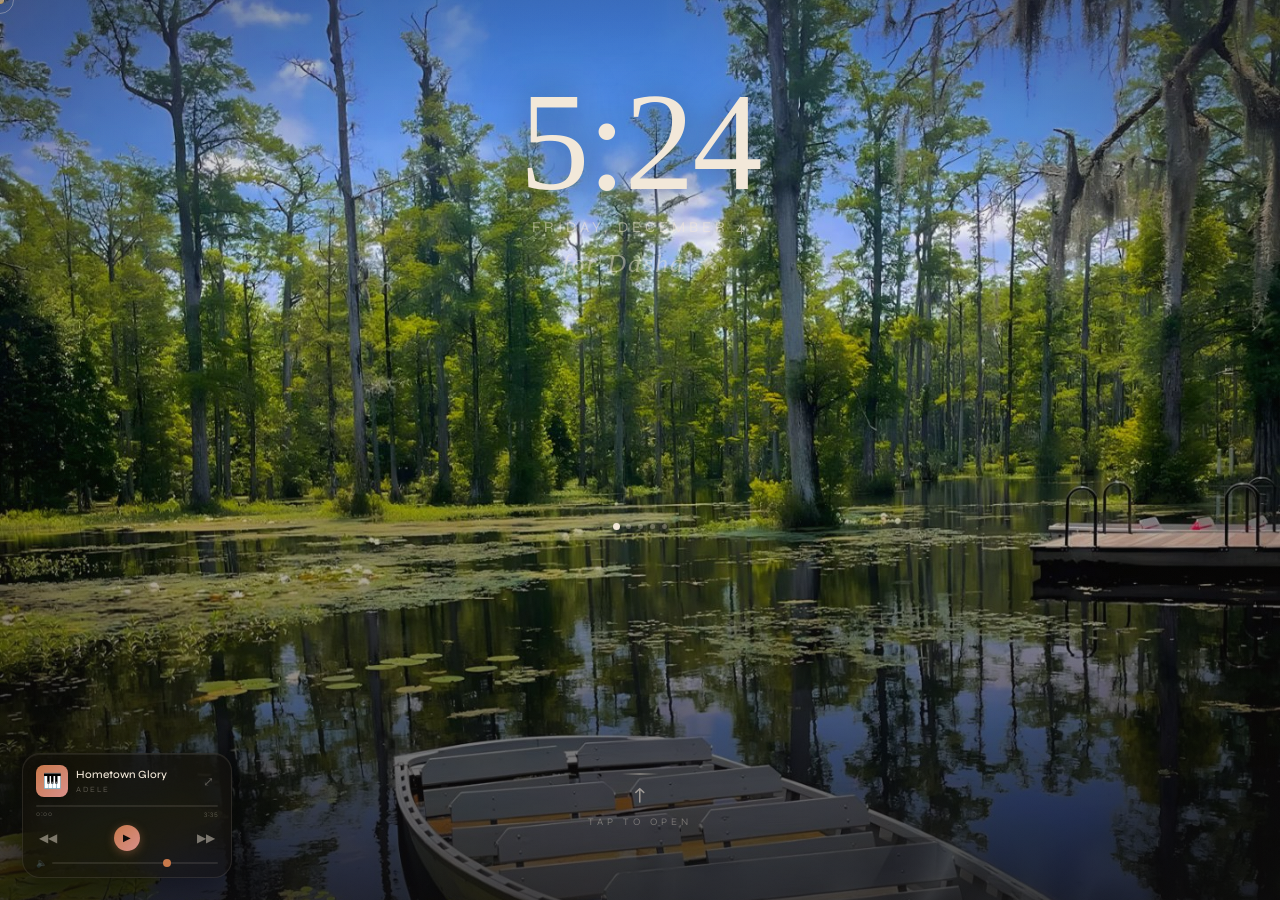
<file: dasha/index.html>
<!DOCTYPE html>
<html lang="en">
<head>
  <meta charset="UTF-8" />
  <meta name="viewport" content="width=device-width, initial-scale=1.0" />
  <title>For D ✦</title>
  <link rel="preconnect" href="https://fonts.googleapis.com" />
  <link rel="preconnect" href="https://fonts.gstatic.com" crossorigin />
  <link href="https://fonts.googleapis.com/css2?family=Cormorant+Garant:ital,wght@0,300;0,600;0,700;1,300;1,600;1,700&family=Syne:wght@400;500;700&display=swap" rel="stylesheet" />
  <link rel="stylesheet" href="style.css" />

  <!-- Favicon -->
  <link rel="icon" href="data:image/svg+xml,<svg xmlns='http://www.w3.org/2000/svg' viewBox='0 0 100 100'><text y='.9em' font-size='90'>✦</text></svg>" />

  <!-- Preload ALL lock screen images so they're ready before the slideshow hits them -->
  <link rel="preload" as="image" href="Images2/dasha10.jpg" fetchpriority="high" />
  <link rel="preload" as="image" href="Images2/dasha11.jpg" fetchpriority="high" />
  <link rel="preload" as="image" href="Images2/dasha30.jpg" fetchpriority="high" />
  <link rel="preload" as="image" href="Images2/GPJK.jpg"   fetchpriority="high" />
  <link rel="preload" as="image" href="Images2/dasha9.jpg" />
</head>
<body>

  <!-- Custom cursor -->
  <div id="cur"></div>
  <div id="cur-ring"></div>

  <!-- Aurora background canvas -->
  <canvas id="aurora"></canvas>

  <!-- Falling petals layer -->
  <div id="petals"></div>

  <!-- ═══════════════════════════════════════
       LOCK SCREEN
  ═══════════════════════════════════════ -->
  <div id="lock">
    <div id="lock-slides">
      <div class="ls on"><img src="Images2/dasha10.jpg"  alt="" loading="eager" fetchpriority="high" /></div>
      <div class="ls"><img src="Images2/dasha11.jpg"     alt="" loading="eager" fetchpriority="high" /></div>
      <div class="ls"><img src="Images2/dasha30.jpg"     alt="" loading="eager" fetchpriority="high" /></div>
      <div class="ls"><img src="Images2/GPJK.jpg"       alt="" loading="eager" fetchpriority="high" /></div>
      <div class="ls"><img src="Images2/dasha9.jpg"    alt="" loading="eager" /></div>
    </div>

    <div id="lock-ui">
      <div class="lock-top">
        <div class="lock-time" id="lock-time">12:00</div>
        <div class="lock-date" id="lock-date">Monday, January 1</div>
        <div class="lock-name" id="lock-name">for D ✦</div>
      </div>

      <div class="lock-dots" id="lock-dots"></div>

      <div class="swipe-hint" id="swipe-hint">
        <div class="swipe-line"></div>
        <div class="swipe-arrow">↑</div>
        <div class="swipe-text">tap to open</div>
      </div>
    </div>
  </div>

  <!-- Back to lock button (visible on main page) -->
  <button id="back-btn">← lock screen</button>

  <!-- ═══════════════════════════════════════
       MAIN PAGE
  ═══════════════════════════════════════ -->
  <div id="main">

    <!-- Top image slider -->
    <div id="top-slider">
      <div class="ts on"><img src="Images2/dasha1.jpg" alt="" loading="lazy" /></div>
      <div class="ts"><img src="Images2/dasha2.jpg" alt="" loading="lazy" /></div>
      <div class="ts"><img src="Images2/dasha3.jpg" alt="" loading="lazy" /></div>
      <div class="ts"><img src="Images2/dasha4.jpg" alt="" loading="lazy" /></div>
      <div class="ts"><img src="Images2/dasha5.jpg" alt="" loading="lazy" /></div>
      <button class="ts-arrow" id="ts-prev" aria-label="Previous image">&#8249;</button>
      <button class="ts-arrow" id="ts-next" aria-label="Next image">&#8250;</button>
      <div id="ts-dots"></div>
      <div class="ts-label">✦ Trees2b</div>
    </div>

    <div id="page-body">

      <!-- Hero name -->
      <div class="hero">
        <p class="hero-eyebrow">✦ counting down to</p>
        <div class="hero-name">
          <span id="hero-name-text">Dasha</span>
          <span class="hero-name-grad" id="hero-name-grad">Dasha</span>
        </div>
      </div>

      <!-- Countdown + vertical photo strip -->
      <div class="cd-section">

        <!-- Countdown -->
        <div class="cd-wrap">
          <p class="cd-eyebrow">days &nbsp;·&nbsp; hours &nbsp;·&nbsp; minutes &nbsp;·&nbsp; seconds</p>
          <div class="cd-row">

            <div class="cd-block" id="cdb-d">
              <div class="cd-tooltip" id="tip-d">😴 sleeps</div>
              <div class="cd-num" id="cd-d">00</div>
              <div class="cd-unit">days</div>
            </div>

            <div class="cd-sep">:</div>

            <div class="cd-block" id="cdb-h">
              <div class="cd-tooltip" id="tip-h">☕ coffees</div>
              <div class="cd-num" id="cd-h">00</div>
              <div class="cd-unit">hrs</div>
            </div>

            <div class="cd-sep">:</div>

            <div class="cd-block" id="cdb-m">
              <div class="cd-tooltip" id="tip-m">💓 heartbeats</div>
              <div class="cd-num" id="cd-m">00</div>
              <div class="cd-unit">min</div>
            </div>

            <div class="cd-sep">:</div>

            <div class="cd-block" id="cdb-s">
              <div class="cd-tooltip" id="tip-s">👁 blinks</div>
              <div class="cd-num" id="cd-s">00</div>
              <div class="cd-unit">sec</div>
            </div>

          </div>

          <!-- Heartbeat EKG -->
          <canvas id="heartbeat" class="heartbeat-canvas"></canvas>

        </div>

      </div>

      <div class="divider"></div>

    </div>
  </div>

  <!-- ═══════════════════════════════════════
       GLASS MUSIC PLAYER (bottom-left)
  ═══════════════════════════════════════ -->
  <div id="player">
    <div class="pl-track">
      <div class="pl-art" id="pl-art">🎵</div>
      <div class="pl-info">
        <div class="pl-title"  id="pl-title">Golden Hour</div>
        <div class="pl-artist" id="pl-artist">Lo-fi Chill</div>
      </div>
      <button class="pl-expand" id="btn-expand" aria-label="Full screen player">⤢</button>
    </div>
    <div class="pl-progress" id="pl-progress">
      <div class="pl-bar" id="pl-bar"></div>
    </div>
    <div class="pl-times">
      <span class="pl-time" id="pl-cur">0:00</span>
      <span class="pl-time" id="pl-dur">0:00</span>
    </div>
    <div class="pl-controls">
      <button class="pl-btn" id="btn-prev" aria-label="Previous">&#9664;&#9664;</button>
      <button class="pl-btn play" id="btn-play" aria-label="Play/Pause">&#9654;</button>
      <button class="pl-btn" id="btn-next" aria-label="Next">&#9654;&#9654;</button>
    </div>
    <div class="pl-vol">
      <span class="pl-vol-icon">🔈</span>
      <input class="pl-vol-slider" type="range" min="0" max="1" step="0.01" value="0.7" id="vol-slider" aria-label="Volume" />
    </div>
  </div>

  <!-- ═══════════════════════════════════════
       FULLSCREEN MUSIC PLAYER
  ═══════════════════════════════════════ -->
  <div id="player-fs" aria-label="Fullscreen music player">
    <div class="fs-bg" id="fs-bg"></div>
    <div class="fs-inner">
      <button class="fs-shrink" id="btn-shrink" aria-label="Minimise player">⌃ minimise</button>

      <div class="fs-disc" id="fs-disc">🎵</div>

      <div class="fs-meta">
        <div class="fs-title"  id="fs-title">Golden Hour</div>
        <div class="fs-artist" id="fs-artist">Lo-fi Chill</div>
      </div>

      <div class="fs-progress-wrap">
        <div class="fs-progress" id="fs-progress">
          <div class="fs-bar" id="fs-bar"></div>
        </div>
        <div class="fs-times">
          <span id="fs-cur">0:00</span>
          <span id="fs-dur">0:00</span>
        </div>
      </div>

      <div class="fs-controls">
        <button class="fs-btn" id="fs-prev" aria-label="Previous">&#9664;&#9664;</button>
        <button class="fs-btn fs-play" id="fs-play" aria-label="Play/Pause">&#9654;</button>
        <button class="fs-btn" id="fs-next" aria-label="Next">&#9654;&#9654;</button>
      </div>

      <div class="fs-vol">
        <span class="fs-vol-icon">🔈</span>
        <input class="fs-vol-slider" type="range" min="0" max="1" step="0.01" value="0.7" id="fs-vol-slider" aria-label="Volume" />
        <span class="fs-vol-icon">🔊</span>
      </div>
    </div>
  </div>

  <!-- Toast notification -->
  <div id="toast" role="status" aria-live="polite"></div>

  <!-- ═══════════════════════════════════════
       BIRTHDAY CELEBRATION OVERLAY
  ═══════════════════════════════════════ -->
  <div id="celeb" role="dialog" aria-label="Birthday celebration">
    <canvas id="celeb-cv"></canvas>
    <div class="celeb-inner">
      <span class="celeb-tag">✦ the moment is finally here ✦</span>
      <span class="celeb-name" id="celeb-name">Dasha</span>
      <span class="celeb-sub">Happy Birthday</span>

      <!-- Happy Birthday Dasha ticker -->
      <div class="orbit-belt">
        <div class="orbit-track">
          <span class="orbit-item">Happy Birthday Dasha</span><span class="orbit-sep">✦</span>
          <span class="orbit-item">Happy Birthday Dasha</span><span class="orbit-sep">✦</span>
          <span class="orbit-item">Happy Birthday Dasha</span><span class="orbit-sep">✦</span>
          <span class="orbit-item">Happy Birthday Dasha</span><span class="orbit-sep">✦</span>
          <span class="orbit-item">Happy Birthday Dasha</span><span class="orbit-sep">✦</span>
          <span class="orbit-item">Happy Birthday Dasha</span><span class="orbit-sep">✦</span>
          <!-- duplicate -->
          <span class="orbit-item">Happy Birthday Dasha</span><span class="orbit-sep">✦</span>
          <span class="orbit-item">Happy Birthday Dasha</span><span class="orbit-sep">✦</span>
          <span class="orbit-item">Happy Birthday Dasha</span><span class="orbit-sep">✦</span>
          <span class="orbit-item">Happy Birthday Dasha</span><span class="orbit-sep">✦</span>
          <span class="orbit-item">Happy Birthday Dasha</span><span class="orbit-sep">✦</span>
          <span class="orbit-item">Happy Birthday Dasha</span><span class="orbit-sep">✦</span>
        </div>
      </div>

      <!-- Image slider -->
      <div class="ad-strip-wrap">
        <div class="ad-strip">
          <div class="ad-track" id="celeb-ad-track">
            <div class="ad-img"><img src="Images2/dasha1.jpg" alt="" loading="lazy"></div>
            <div class="ad-img"><img src="Images2/dasha2.jpg" alt="" loading="lazy"></div>
            <div class="ad-img"><img src="Images2/dasha3.jpg" alt="" loading="lazy"></div>
            <div class="ad-img"><img src="Images2/dasha4.jpg" alt="" loading="lazy"></div>
            <div class="ad-img"><img src="Images2/dasha1.jpg" alt="" loading="lazy"></div>
            <div class="ad-img"><img src="Images2/dasha2.jpg" alt="" loading="lazy"></div>
            <div class="ad-img"><img src="Images2/dasha3.jpg" alt="" loading="lazy"></div>
            <div class="ad-img"><img src="Images2/dasha4.jpg" alt="" loading="lazy"></div>
          </div>
        </div>
      </div>

      <div class="celeb-hb-msg">Happy Birthday, D 🎂</div>

      <div class="celeb-now-playing">
        <div class="cnp-dot"></div>
        <span class="cnp-text">now playing</span>
        <span class="cnp-song">Happy Birthday — Mike Tyson</span>
      </div>
      <br />
      <button class="celeb-close" id="btn-close-celeb">thank you ✦</button>
    </div>
  </div>

  <!-- app.js — YouTube iframe is injected dynamically at celebration time -->
  <script src="app.js"></script>


  <!-- Default Statcounter code for Trees2b http://Trees2b.shop -->
<script type="text/javascript">
var sc_project=13213374; 
var sc_invisible=1; 
var sc_security="ae0d0577"; 
</script>
<script type="text/javascript"
src="https://www.statcounter.com/counter/counter.js" async></script>
<noscript><div class="statcounter"><a title="Web Analytics"
href="https://statcounter.com/" target="_blank"><img class="statcounter"
src="https://c.statcounter.com/13213374/0/ae0d0577/1/" alt="Web Analytics"
referrerPolicy="no-referrer-when-downgrade"></a></div></noscript>
<!-- End of Statcounter Code -->

</body>
</html>
</file>
<file: dasha/style.css>
/* ═══════════════════════════════════════════════════
   RESET & CUSTOM PROPERTIES
═══════════════════════════════════════════════════ */
*, *::before, *::after {
  margin: 0;
  padding: 0;
  box-sizing: border-box;
}

:root {
  --bg:     #0c0a09;
  --cream:  #f2e8d9;
  --terra:  #c8784a;
  --blush:  #d98f8a;
  --sage:   #7a9e8e;
  --dim:    rgba(242, 232, 217, 0.4);
}

html, body {
  width: 100%;
  height: 100%;
  overflow: hidden;
}

body {
  background: var(--bg);
  color: var(--cream);
  font-family: 'Syne', sans-serif;
  cursor: none;
}

/* Film grain overlay */
body::before {
  content: '';
  position: fixed;
  inset: 0;
  pointer-events: none;
  z-index: 9994;
  background-image: url("data:image/svg+xml,%3Csvg xmlns='http://www.w3.org/2000/svg' width='300' height='300'%3E%3Cfilter id='g'%3E%3CfeTurbulence type='fractalNoise' baseFrequency='0.75' numOctaves='4' stitchTiles='stitch'/%3E%3C/filter%3E%3Crect width='300' height='300' filter='url(%23g)' opacity='0.035'/%3E%3C/svg%3E");
  background-size: 200px 200px;
  opacity: 0.55;
  mix-blend-mode: overlay;
}

/* ═══════════════════════════════════════════════════
   CURSOR
═══════════════════════════════════════════════════ */
#cur {
  position: fixed;
  width: 8px;
  height: 8px;
  background: var(--cream);
  border-radius: 50%;
  transform: translate(-50%, -50%);
  z-index: 9999;
  pointer-events: none;
  mix-blend-mode: difference;
  transition: transform 0.15s;
}

#cur-ring {
  position: fixed;
  width: 28px;
  height: 28px;
  border: 1px solid rgba(242, 232, 217, 0.35);
  border-radius: 50%;
  transform: translate(-50%, -50%);
  z-index: 9998;
  pointer-events: none;
  transition: left 0.12s ease, top 0.12s ease, width 0.25s, height 0.25s;
}

/* ═══════════════════════════════════════════════════
   AURORA CANVAS
═══════════════════════════════════════════════════ */
#aurora {
  position: fixed;
  inset: 0;
  z-index: 0;
  pointer-events: none;
}

/* ═══════════════════════════════════════════════════
   LOCK SCREEN
═══════════════════════════════════════════════════ */
#lock {
  position: fixed;
  inset: 0;
  z-index: 300;
  display: flex;
  flex-direction: column;
  transform: translateY(0);
  transition: transform 0.85s cubic-bezier(0.4, 0, 0.2, 1);
  will-change: transform;
  overflow: hidden;
}

#lock.away {
  transform: translateY(-100%);
}

/* Lock slideshow */
#lock-slides {
  position: absolute;
  inset: 0;
}

.ls {
  position: absolute;
  inset: 0;
  opacity: 0;
  transition: opacity 1.2s ease;
  background: #1a1208; /* fallback if image fails */
}

.ls.on {
  opacity: 1;
}

.ls img {
  width: 100%;
  height: 100%;
  object-fit: cover;
  object-position: center 30%;
  display: block;
}

/* Vignette over lock slides */
.ls::after {
  content: '';
  position: absolute;
  inset: 0;
  background:
    linear-gradient(to bottom, rgba(12,10,9,0.15) 0%, rgba(12,10,9,0) 35%, rgba(12,10,9,0.72) 100%),
    radial-gradient(ellipse at center, transparent 55%, rgba(12,10,9,0.4) 100%);
}

/* Lock UI overlay */
#lock-ui {
  position: relative;
  z-index: 2;
  height: 100%;
  display: flex;
  flex-direction: column;
  align-items: center;
  justify-content: space-between;
  padding: clamp(40px, 8vh, 80px) 24px clamp(50px, 8vh, 80px);
  pointer-events: none;
}

.lock-top { text-align: center; }

.lock-time {
  font-family: 'Cormorant Garant', serif;
  font-weight: 300;
  font-size: clamp(72px, 18vw, 140px);
  line-height: 1;
  color: var(--cream);
  letter-spacing: -2px;
  text-shadow: 0 2px 40px rgba(12,10,9,0.6);
}

.lock-date {
  font-size: clamp(11px, 2vw, 15px);
  letter-spacing: 4px;
  text-transform: uppercase;
  color: rgba(242,232,217,0.55);
  margin-top: 6px;
}

.lock-name {
  font-family: 'Cormorant Garant', serif;
  font-style: italic;
  font-size: clamp(17px, 3.5vw, 26px);
  color: rgba(242,232,217,0.45);
  margin-top: 12px;
  letter-spacing: 2px;
}

/* Slide dots */
.lock-dots {
  display: flex;
  gap: 7px;
  justify-content: center;
}

.ldot {
  width: 5px;
  height: 5px;
  border-radius: 50%;
  background: rgba(242,232,217,0.3);
  transition: background 0.4s, transform 0.4s;
}

.ldot.on {
  background: var(--cream);
  transform: scale(1.4);
}

/* Swipe-up hint */
.swipe-hint {
  display: flex;
  flex-direction: column;
  align-items: center;
  gap: 8px;
  animation: hintPulse 2s ease-in-out infinite;
  pointer-events: all;
  cursor: pointer;
  user-select: none;
}

@keyframes hintPulse {
  0%, 100% { opacity: 0.5; transform: translateY(0); }
  50%       { opacity: 1;   transform: translateY(-6px); }
}

.swipe-arrow { font-size: 20px; color: rgba(242,232,217,0.55); }
.swipe-text  { font-size: 10px; letter-spacing: 4px; text-transform: uppercase; color: rgba(242,232,217,0.35); }
.swipe-line  { width: 36px; height: 2px; background: linear-gradient(90deg, transparent, rgba(242,232,217,0.35), transparent); }

/* Back to lock button */
#back-btn {
  position: fixed;
  top: 18px;
  right: 18px;
  z-index: 200;
  background: rgba(18,14,11,0.5);
  backdrop-filter: blur(16px);
  -webkit-backdrop-filter: blur(16px);
  border: 1px solid rgba(242,232,217,0.1);
  color: rgba(242,232,217,0.45);
  font-family: 'Syne', sans-serif;
  font-size: 9px;
  letter-spacing: 3px;
  text-transform: uppercase;
  padding: 9px 16px;
  border-radius: 50px;
  cursor: pointer;
  transition: all 0.3s;
  opacity: 0;
  pointer-events: none;
}

#back-btn.show {
  opacity: 1;
  pointer-events: all;
}

#back-btn:hover {
  background: rgba(242,232,217,0.08);
  color: var(--cream);
}

/* ═══════════════════════════════════════════════════
   MAIN PAGE
═══════════════════════════════════════════════════ */
#main {
  position: fixed;
  inset: 0;
  z-index: 10;
  overflow: hidden;
  -webkit-overflow-scrolling: touch;
}

/* ── Top Image Slider ── */
#top-slider {
  width: 100%;
  height: clamp(220px, 40vh, 360px);
  position: relative;
  overflow: hidden;
}

.ts {
  position: absolute;
  inset: 0;
  opacity: 0;
  transition: opacity 1s ease;
  background: #1a1208;
}

.ts.on { opacity: 1; }

.ts img {
  width: 100%;
  height: 100%;
  object-fit: cover;
  object-position: center 35%; /* 25% down from the top */
  display: block;
}

.ts::after {
  content: '';
  position: absolute;
  inset: 0;
  background: linear-gradient(to bottom, rgba(12,10,9,0.1) 0%, rgba(12,10,9,0.55) 100%);
}

/* Slider arrows */
.ts-arrow {
  position: absolute;
  top: 50%;
  z-index: 10;
  transform: translateY(-50%);
  background: rgba(12,10,9,0.45);
  backdrop-filter: blur(10px);
  -webkit-backdrop-filter: blur(10px);
  border: 1px solid rgba(242,232,217,0.12);
  color: rgba(242,232,217,0.6);
  width: 34px;
  height: 34px;
  border-radius: 50%;
  font-size: 14px;
  display: flex;
  align-items: center;
  justify-content: center;
  cursor: pointer;
  transition: all 0.25s;
}

.ts-arrow:hover {
  background: rgba(242,232,217,0.1);
  color: var(--cream);
}

#ts-prev { left: 14px; }
#ts-next { right: 14px; }

#ts-dots {
  position: absolute;
  bottom: 14px;
  left: 50%;
  transform: translateX(-50%);
  display: flex;
  gap: 6px;
  z-index: 10;
}

.tsdot {
  width: 5px;
  height: 5px;
  border-radius: 50%;
  background: rgba(242,232,217,0.3);
  transition: all 0.4s;
  cursor: pointer;
}

.tsdot.on {
  background: var(--cream);
  transform: scale(1.4);
}

.ts-label {
  position: absolute;
  bottom: 16px;
  right: 16px;
  z-index: 10;
  font-size: 9px;
  letter-spacing: 3px;
  text-transform: uppercase;
  color: rgba(242,232,217,0.4);
}

/* ── Page Body ── */
#page-body {
  padding: 32px 20px 120px;
  display: flex;
  flex-direction: column;
  align-items: center;
}

/* Hero */
.hero {
  text-align: center;
  margin-bottom: clamp(22px, 4vh, 44px);
}

.hero-eyebrow {
  font-size: 10px;
  letter-spacing: 5px;
  text-transform: uppercase;
  color: var(--terra);
  margin-bottom: 14px;
}

.hero-name {
  font-family: 'Cormorant Garant', serif;
  font-weight: 700;
  font-style: italic;
  font-size: clamp(72px, 18vw, 200px);
  line-height: 0.82;
  color: var(--cream);
  letter-spacing: -3px;
  position: relative;
  display: inline-block;
  user-select: none;
}

.hero-name-grad {
  position: absolute;
  inset: 0;
  background: linear-gradient(135deg, #f5d49a 0%, var(--blush) 45%, var(--sage) 100%);
  -webkit-background-clip: text;
  -webkit-text-fill-color: transparent;
  background-clip: text;
  opacity: 0;
  transition: opacity 0.6s;
  pointer-events: none;
}

.hero-name:hover .hero-name-grad {
  opacity: 1;
}

/* Countdown */
.cd-wrap {
  display: flex;
  flex-direction: column;
  align-items: center;
  gap: 12px;
  margin-bottom: clamp(22px, 4vh, 44px);
}

.cd-eyebrow {
  font-size: 9px;
  letter-spacing: 4px;
  text-transform: uppercase;
  color: var(--dim);
}

.cd-row {
  display: flex;
  align-items: center;
  gap: 8px;
  flex-wrap: wrap;
  justify-content: center;
}

.cd-block {
  display: flex;
  flex-direction: column;
  align-items: center;
  background: rgba(242,232,217,0.04);
  border: 1px solid rgba(242,232,217,0.09);
  border-radius: 20px;
  padding: 18px 22px 14px;
  min-width: 72px;
  position: relative;
  overflow: hidden;
  transition: border-color 0.4s, background 0.4s;
}

.cd-block:hover {
  background: rgba(242,232,217,0.07);
  border-color: rgba(200,120,74,0.35);
}

.cd-block::after {
  content: '';
  position: absolute;
  top: 0; left: 0; right: 0;
  height: 1px;
  background: linear-gradient(90deg, transparent, rgba(200,120,74,0.5), transparent);
  opacity: 0;
  transition: opacity 0.4s;
}

.cd-block:hover::after { opacity: 1; }

.cd-num {
  font-family: 'Cormorant Garant', serif;
  font-weight: 700;
  font-size: clamp(30px, 6vw, 50px);
  line-height: 1;
  color: var(--cream);
  transition: color 0.3s;
}

.cd-block:hover .cd-num { color: #f5d49a; }

.cd-num.tick {
  animation: tickPop 0.25s ease;
}

@keyframes tickPop {
  0%   { transform: scale(0.85); opacity: 0.4; }
  60%  { transform: scale(1.08); }
  100% { transform: scale(1);    opacity: 1; }
}

.cd-unit {
  font-size: 8px;
  letter-spacing: 2px;
  text-transform: uppercase;
  color: var(--dim);
  margin-top: 4px;
}

.cd-sep {
  font-family: 'Cormorant Garant', serif;
  font-size: 34px;
  color: rgba(200,120,74,0.3);
  margin-bottom: 6px;
  user-select: none;
}

/* Divider line */
.divider {
  width: 1px;
  height: 50px;
  background: linear-gradient(to bottom, transparent, rgba(242,232,217,0.15), transparent);
  margin: 0 0 clamp(22px, 4vh, 44px);
}

}

/* ═══════════════════════════════════════════════════
   PETALS
═══════════════════════════════════════════════════ */
#petals {
  position: fixed;
  inset: 0;
  pointer-events: none;
  z-index: 5;
}

.petal {
  position: absolute;
  border-radius: 50% 10% 50% 10%;
  animation: petalFall linear infinite;
  will-change: transform, opacity;
}

@keyframes petalFall {
  0%   { transform: translateY(-30px) translateX(0) rotate(0deg);   opacity: 0; }
  8%   { opacity: 0.6; }
  92%  { opacity: 0.25; }
  100% { transform: translateY(105vh) translateX(20px) rotate(540deg); opacity: 0; }
}

/* ═══════════════════════════════════════════════════
   GLASS MUSIC PLAYER
═══════════════════════════════════════════════════ */
#player {
  position: fixed;
  bottom: 22px;
  left: 22px;
  z-index: 9000;
  width: 210px;
  background: rgba(15,11,9,0.55);
  backdrop-filter: blur(24px) saturate(1.5);
  -webkit-backdrop-filter: blur(24px) saturate(1.5);
  border: 1px solid rgba(242,232,217,0.1);
  border-radius: 18px;
  padding: 11px 13px 9px;
  box-shadow: 0 8px 32px rgba(0,0,0,0.5), inset 0 1px 0 rgba(242,232,217,0.07);
  user-select: none;
  transition: box-shadow 0.3s;
}

#player:hover {
  box-shadow: 0 12px 40px rgba(0,0,0,0.6), inset 0 1px 0 rgba(242,232,217,0.1), 0 0 0 1px rgba(200,120,74,0.18);
}

#player.bday-glow {
  border-color: rgba(200,120,74,0.4);
  animation: playerPulse 1.5s ease-in-out infinite;
}

@keyframes playerPulse {
  0%, 100% { box-shadow: 0 0 20px rgba(200,120,74,0.2), 0 8px 32px rgba(0,0,0,0.5); }
  50%       { box-shadow: 0 0 40px rgba(200,120,74,0.45), 0 8px 32px rgba(0,0,0,0.5); }
}

.pl-track {
  display: flex;
  align-items: center;
  gap: 8px;
  margin-bottom: 8px;
}

.pl-art {
  width: 32px;
  height: 32px;
  border-radius: 8px;
  flex-shrink: 0;
  background: linear-gradient(135deg, var(--terra), var(--blush));
  display: flex;
  align-items: center;
  justify-content: center;
  font-size: 15px;
  box-shadow: 0 2px 8px rgba(0,0,0,0.3);
  transition: transform 0.3s;
}

.pl-art.spin {
  animation: artSpin 3s linear infinite;
}

@keyframes artSpin {
  from { transform: rotate(0deg); }
  to   { transform: rotate(360deg); }
}

.pl-info { flex: 1; min-width: 0; }

.pl-title {
  font-size: 11px;
  font-weight: 500;
  color: var(--cream);
  white-space: nowrap;
  overflow: hidden;
  text-overflow: ellipsis;
  line-height: 1.3;
}

.pl-artist {
  font-size: 8px;
  letter-spacing: 1.5px;
  text-transform: uppercase;
  color: rgba(242,232,217,0.3);
  margin-top: 2px;
}

.pl-progress {
  width: 100%;
  height: 2px;
  background: rgba(242,232,217,0.1);
  border-radius: 2px;
  margin-bottom: 3px;
  cursor: pointer;
  position: relative;
}

.pl-bar {
  height: 100%;
  width: 0%;
  background: linear-gradient(90deg, var(--terra), var(--blush));
  border-radius: 2px;
  transition: width 0.3s linear;
  pointer-events: none;
}

.pl-times {
  display: flex;
  justify-content: space-between;
  margin-bottom: 7px;
}

.pl-time {
  font-size: 7px;
  color: rgba(242,232,217,0.28);
  letter-spacing: 0.5px;
}

.pl-controls {
  display: flex;
  align-items: center;
  justify-content: space-between;
}

.pl-btn {
  background: none;
  border: none;
  cursor: pointer;
  color: rgba(242,232,217,0.45);
  font-size: 12px;
  padding: 3px;
  line-height: 1;
  transition: color 0.2s, transform 0.2s;
}

.pl-btn:hover {
  color: var(--cream);
  transform: scale(1.15);
}

.pl-btn.play {
  width: 26px;
  height: 26px;
  border-radius: 50%;
  background: linear-gradient(135deg, var(--terra), var(--blush));
  color: var(--bg) !important;
  font-size: 10px;
  display: flex;
  align-items: center;
  justify-content: center;
  box-shadow: 0 2px 10px rgba(200,120,74,0.4);
  transition: transform 0.2s, box-shadow 0.2s;
}

.pl-btn.play:hover {
  transform: scale(1.12);
  box-shadow: 0 4px 16px rgba(200,120,74,0.55);
}

.pl-vol {
  display: flex;
  align-items: center;
  gap: 5px;
  margin-top: 7px;
}

.pl-vol-icon { font-size: 9px; color: rgba(242,232,217,0.28); }

.pl-vol-slider {
  flex: 1;
  -webkit-appearance: none;
  height: 2px;
  background: rgba(242,232,217,0.1);
  border-radius: 2px;
  outline: none;
  cursor: pointer;
}

.pl-vol-slider::-webkit-slider-thumb {
  -webkit-appearance: none;
  width: 8px;
  height: 8px;
  border-radius: 50%;
  background: var(--terra);
}

.pl-vol-slider::-moz-range-thumb {
  width: 8px;
  height: 8px;
  border-radius: 50%;
  background: var(--terra);
  border: none;
}

/* Expand button on mini player */
.pl-expand {
  background: none;
  border: none;
  color: rgba(242,232,217,0.3);
  font-size: 13px;
  cursor: pointer;
  padding: 2px 4px;
  flex-shrink: 0;
  transition: color 0.2s, transform 0.2s;
  line-height: 1;
}
.pl-expand:hover { color: var(--cream); transform: scale(1.2); }

/* ═══════════════════════════════════════════════════
   FULLSCREEN MUSIC PLAYER
═══════════════════════════════════════════════════ */
#player-fs {
  position: fixed;
  inset: 0;
  z-index: 8500;
  display: flex;
  align-items: center;
  justify-content: center;
  opacity: 0;
  pointer-events: none;
  transition: opacity 0.5s cubic-bezier(0.4,0,0.2,1);
}

#player-fs.open {
  opacity: 1;
  pointer-events: all;
}

/* Blurred photo background — same vibe as lock screen */
.fs-bg {
  position: absolute;
  inset: 0;
  background: var(--bg);
  overflow: hidden;
}
.fs-bg::before {
  content: '';
  position: absolute;
  inset: -40px;
  background: radial-gradient(ellipse at 30% 60%, rgba(200,120,74,0.18) 0%, transparent 60%),
              radial-gradient(ellipse at 75% 30%, rgba(217,143,138,0.14) 0%, transparent 55%),
              radial-gradient(ellipse at 55% 85%, rgba(122,158,142,0.12) 0%, transparent 50%);
  animation: fsBgDrift 12s ease-in-out infinite alternate;
}
@keyframes fsBgDrift {
  0%   { transform: scale(1)   translateX(0px); }
  100% { transform: scale(1.06) translateX(-20px); }
}
/* grain overlay on fs */
.fs-bg::after {
  content: '';
  position: absolute;
  inset: 0;
  background-image: url("data:image/svg+xml,%3Csvg xmlns='http://www.w3.org/2000/svg' width='300' height='300'%3E%3Cfilter id='g'%3E%3CfeTurbulence type='fractalNoise' baseFrequency='0.75' numOctaves='4' stitchTiles='stitch'/%3E%3C/filter%3E%3Crect width='300' height='300' filter='url(%23g)' opacity='0.035'/%3E%3C/svg%3E");
  background-size: 200px 200px;
  opacity: 0.55;
  mix-blend-mode: overlay;
  pointer-events: none;
}

.fs-inner {
  position: relative;
  z-index: 2;
  display: flex;
  flex-direction: column;
  align-items: center;
  gap: 28px;
  padding: 40px 24px 50px;
  width: 100%;
  max-width: 480px;
}

/* Shrink button — top of overlay */
.fs-shrink {
  position: absolute;
  top: 24px;
  left: 50%;
  transform: translateX(-50%);
  background: rgba(18,14,11,0.45);
  backdrop-filter: blur(16px);
  -webkit-backdrop-filter: blur(16px);
  border: 1px solid rgba(242,232,217,0.1);
  color: rgba(242,232,217,0.45);
  font-family: 'Syne', sans-serif;
  font-size: 9px;
  letter-spacing: 3px;
  text-transform: uppercase;
  padding: 9px 20px;
  border-radius: 50px;
  cursor: pointer;
  transition: all 0.3s;
  white-space: nowrap;
}
.fs-shrink:hover {
  background: rgba(242,232,217,0.08);
  color: var(--cream);
}

/* Big spinning disc */
.fs-disc {
  width: clamp(160px, 38vw, 240px);
  height: clamp(160px, 38vw, 240px);
  border-radius: 50%;
  background: linear-gradient(135deg, var(--terra) 0%, var(--blush) 50%, var(--sage) 100%);
  display: flex;
  align-items: center;
  justify-content: center;
  font-size: clamp(54px, 12vw, 80px);
  box-shadow:
    0 0 0 12px rgba(242,232,217,0.04),
    0 0 0 24px rgba(242,232,217,0.02),
    0 20px 60px rgba(0,0,0,0.6);
  transition: box-shadow 0.4s;
}
.fs-disc.spin {
  animation: discSpin 4s linear infinite;
}
@keyframes discSpin {
  from { transform: rotate(0deg); }
  to   { transform: rotate(360deg); }
}

/* Track meta */
.fs-meta { text-align: center; }
.fs-title {
  font-family: 'Cormorant Garant', serif;
  font-weight: 600;
  font-style: italic;
  font-size: clamp(26px, 6vw, 42px);
  color: var(--cream);
  line-height: 1.1;
  margin-bottom: 6px;
}
.fs-artist {
  font-size: 10px;
  letter-spacing: 4px;
  text-transform: uppercase;
  color: rgba(242,232,217,0.4);
}

/* Progress */
.fs-progress-wrap { width: 100%; }
.fs-progress {
  width: 100%;
  height: 3px;
  background: rgba(242,232,217,0.1);
  border-radius: 3px;
  cursor: pointer;
  position: relative;
  margin-bottom: 8px;
}
.fs-bar {
  height: 100%;
  width: 0%;
  background: linear-gradient(90deg, var(--terra), var(--blush));
  border-radius: 3px;
  transition: width 0.3s linear;
  pointer-events: none;
}
.fs-times {
  display: flex;
  justify-content: space-between;
  font-size: 9px;
  letter-spacing: 1px;
  color: rgba(242,232,217,0.28);
}

/* Controls */
.fs-controls {
  display: flex;
  align-items: center;
  justify-content: center;
  gap: 32px;
}
.fs-btn {
  background: none;
  border: none;
  cursor: pointer;
  color: rgba(242,232,217,0.5);
  font-size: 18px;
  padding: 6px;
  transition: color 0.2s, transform 0.2s;
}
.fs-btn:hover { color: var(--cream); transform: scale(1.15); }
.fs-btn.fs-play {
  width: 60px;
  height: 60px;
  border-radius: 50%;
  background: linear-gradient(135deg, var(--terra), var(--blush));
  color: var(--bg) !important;
  font-size: 20px;
  display: flex;
  align-items: center;
  justify-content: center;
  box-shadow: 0 4px 24px rgba(200,120,74,0.5);
}
.fs-btn.fs-play:hover {
  transform: scale(1.1);
  box-shadow: 0 6px 32px rgba(200,120,74,0.65);
}

/* Volume */
.fs-vol {
  display: flex;
  align-items: center;
  gap: 10px;
  width: 80%;
}
.fs-vol-icon { font-size: 12px; color: rgba(242,232,217,0.3); }
.fs-vol-slider {
  flex: 1;
  -webkit-appearance: none;
  height: 3px;
  background: rgba(242,232,217,0.1);
  border-radius: 3px;
  outline: none;
  cursor: pointer;
}
.fs-vol-slider::-webkit-slider-thumb {
  -webkit-appearance: none;
  width: 12px;
  height: 12px;
  border-radius: 50%;
  background: var(--terra);
}
.fs-vol-slider::-moz-range-thumb {
  width: 12px;
  height: 12px;
  border-radius: 50%;
  background: var(--terra);
  border: none;
}

/* ═══════════════════════════════════════════════════
   TOAST NOTIFICATION
═══════════════════════════════════════════════════ */
#toast {
  position: fixed;
  bottom: 36px;
  left: 50%;
  transform: translateX(-50%) translateY(70px);
  background: rgba(12,10,9,0.95);
  border: 1px solid rgba(200,120,74,0.25);
  border-radius: 60px;
  padding: 12px 28px;
  font-size: 12px;
  color: var(--cream);
  backdrop-filter: blur(20px);
  -webkit-backdrop-filter: blur(20px);
  z-index: 9990;
  transition: transform 0.5s cubic-bezier(0.34,1.56,0.64,1);
  pointer-events: none;
  white-space: nowrap;
}

#toast.show {
  transform: translateX(-50%) translateY(0);
}

/* ═══════════════════════════════════════════════════
   BIRTHDAY CELEBRATION OVERLAY
═══════════════════════════════════════════════════ */
#celeb {
  position: fixed;
  inset: 0;
  z-index: 600;
  display: none;
  align-items: center;
  justify-content: center;
}

#celeb.on {
  display: flex;
}

#celeb-cv {
  position: fixed;
  inset: 0;
  z-index: 601;
  pointer-events: none;
}

.celeb-inner {
  position: relative;
  z-index: 602;
  text-align: center;
  width: 100%;
  max-height: 100vh;
  overflow-y: auto;
  overflow-x: hidden;
  padding: 40px 0 30px;
  opacity: 0;
  animation: celebBlast 1.2s cubic-bezier(0.34,1.56,0.64,1) 0.2s forwards;
  -webkit-overflow-scrolling: touch;
}

@keyframes celebBlast {
  0%   { opacity: 0; transform: scale(0.4) rotate(-8deg); filter: blur(16px); }
  60%  { filter: blur(0); }
  100% { opacity: 1; transform: scale(1) rotate(0); }
}

.celeb-tag {
  font-size: 10px;
  letter-spacing: 6px;
  text-transform: uppercase;
  color: var(--terra);
  margin-bottom: 18px;
  display: block;
  padding: 0 30px;
  animation: tagFade 1s 0.9s both;
}

@keyframes tagFade {
  from { opacity: 0; transform: translateY(10px); }
  to   { opacity: 1; transform: translateY(0); }
}

.celeb-name {
  font-family: 'Cormorant Garant', serif;
  font-weight: 700;
  font-style: italic;
  font-size: clamp(64px, 15vw, 150px);
  line-height: 0.85;
  display: block;
  margin-bottom: 10px;
  background: linear-gradient(135deg, #f5d49a, var(--blush) 40%, var(--sage) 80%, #f5d49a);
  background-size: 200%;
  -webkit-background-clip: text;
  -webkit-text-fill-color: transparent;
  background-clip: text;
  filter: drop-shadow(0 0 50px rgba(200,120,74,0.5));
  animation: shimmer 3s linear infinite;
}

@keyframes shimmer {
  0%   { background-position: 0%; }
  100% { background-position: 200%; }
}

.celeb-sub {
  font-family: 'Syne', sans-serif;
  font-size: clamp(11px, 2vw, 15px);
  letter-spacing: 8px;
  text-transform: uppercase;
  color: rgba(242,232,217,0.55);
  display: block;
  margin-bottom: 8px;
}

/* Now-playing badge */
.celeb-now-playing {
  display: inline-flex;
  align-items: center;
  gap: 8px;
  background: rgba(242,232,217,0.06);
  border: 1px solid rgba(200,120,74,0.25);
  border-radius: 50px;
  padding: 8px 18px;
  margin: 6px 30px 6px;
}

.cnp-dot {
  width: 7px;
  height: 7px;
  border-radius: 50%;
  background: var(--terra);
  flex-shrink: 0;
  animation: cnpPulse 0.8s ease-in-out infinite alternate;
}

@keyframes cnpPulse {
  from { transform: scale(1);   opacity: 0.7; }
  to   { transform: scale(1.5); opacity: 1; }
}

.cnp-text { font-size: 10px; letter-spacing: 2px; text-transform: uppercase; color: rgba(242,232,217,0.5); }
.cnp-song { font-size: 10px; color: var(--terra); font-weight: 600; letter-spacing: 1px; }

.celeb-close {
  margin-top: 22px;
  background: transparent;
  border: 1px solid rgba(242,232,217,0.15);
  color: rgba(242,232,217,0.4);
  font-family: 'Syne', sans-serif;
  font-size: 11px;
  letter-spacing: 3px;
  text-transform: uppercase;
  padding: 11px 32px;
  border-radius: 50px;
  cursor: pointer;
  transition: all 0.3s;
}

.celeb-close:hover {
  background: rgba(242,232,217,0.06);
  color: var(--cream);
}
/* ═══════════════════════════════════════════════════
/* Happy Birthday message on celeb overlay */
.celeb-hb-msg {
  font-family: 'Cormorant Garant', serif;
  font-style: italic;
  font-weight: 600;
  font-size: clamp(20px, 4vw, 32px);
  color: var(--cream);
  margin: 16px 30px 4px;
  letter-spacing: 1px;
  animation: tagFade 1s 1.2s both;
  display: block;
}

/* ═══════════════════════════════════════════════════
   COUNTDOWN + PHOTO STRIP LAYOUT
═══════════════════════════════════════════════════ */

/* Outer row: strip on left, countdown on right */
.cd-section {
  display: flex;
  align-items: center;
  gap: 24px;
  margin-bottom: clamp(22px, 4vh, 44px);
  justify-content: center;
}

/* ── Globe-orbit ticker (on celeb page) ── */
.orbit-belt {
  width: 100%;
  overflow: hidden;
  padding: 14px 0;
  border-top: 1px solid rgba(242,232,217,0.07);
  border-bottom: 1px solid rgba(242,232,217,0.07);
  margin: 18px 0;
  position: relative;
}
.orbit-belt::before,
.orbit-belt::after {
  content: '';
  position: absolute;
  top: 0; bottom: 0;
  width: 60px;
  z-index: 2;
  pointer-events: none;
}
.orbit-belt::before { left: 0;  background: linear-gradient(to right, rgba(12,10,9,0.9), transparent); }
.orbit-belt::after  { right: 0; background: linear-gradient(to left,  rgba(12,10,9,0.9), transparent); }
.orbit-track {
  display: flex;
  align-items: center;
  white-space: nowrap;
  animation: orbitSpin 18s linear infinite;
  will-change: transform;
}
.orbit-item {
  font-family: 'Cormorant Garant', serif;
  font-weight: 700;
  font-style: italic;
  font-size: clamp(18px, 3.5vw, 36px);
  color: transparent;
  background: linear-gradient(90deg, #f5d49a, var(--blush) 50%, var(--sage) 100%);
  -webkit-background-clip: text;
  background-clip: text;
  padding: 0 clamp(16px, 3vw, 40px);
}
.orbit-sep {
  font-size: clamp(10px, 1.5vw, 16px);
  color: rgba(200,120,74,0.45);
  flex-shrink: 0;
}
@keyframes orbitSpin {
  0%   { transform: translateX(0); }
  100% { transform: translateX(-50%); }
}

/* ── Horizontal image belt (on celeb page) ── */
.ad-strip-wrap {
  width: 100%;
  overflow: hidden;
  margin: 0 0 20px;
  position: relative;
}
.ad-strip-wrap::before,
.ad-strip-wrap::after {
  content: '';
  position: absolute;
  top: 0; bottom: 0;
  width: 60px;
  z-index: 2;
  pointer-events: none;
}
.ad-strip-wrap::before { left: 0;  background: linear-gradient(to right, rgba(12,10,9,0.9), transparent); }
.ad-strip-wrap::after  { right: 0; background: linear-gradient(to left,  rgba(12,10,9,0.9), transparent); }
.ad-strip { display: contents; }
.ad-track {
  display: flex;
  flex-direction: row;
  gap: 0;
  font-size: 0;
  line-height: 0;
  will-change: transform;
}
.ad-img {
  flex-shrink: 0;
  width: 45vw;
  aspect-ratio: 16 / 7;
  overflow: hidden;
}
.ad-img img {
  width: 100%;
  height: 100%;
  object-fit: cover;
  object-position: center;
  display: block;
}

/* On small screens: countdown stacks */
@media (max-width: 480px) {
  .cd-section { flex-direction: column; }
}

/* ═══════════════════════════════════════════════════
   COUNTDOWN INTERACTIVE ENHANCEMENTS
   (existing .cd-block styles kept — only adding new)
═══════════════════════════════════════════════════ */

/* Lift + glow on hover */
.cd-block {
  transition: border-color 0.4s, background 0.4s,
              transform 0.35s cubic-bezier(0.34,1.56,0.64,1),
              box-shadow 0.35s;
  cursor: default;
}
.cd-block:hover {
  transform: translateY(-7px) scale(1.07);
  box-shadow: 0 0 0 1px rgba(200,120,74,0.2),
              0 12px 32px rgba(0,0,0,0.5),
              0 0 22px rgba(200,120,74,0.15);
}

/* Tooltip bubble — floats above the block */
.cd-tooltip {
  position: absolute;
  top: -38px;
  left: 50%;
  transform: translateX(-50%) translateY(4px);
  background: rgba(18,12,8,0.92);
  border: 1px solid rgba(200,120,74,0.35);
  border-radius: 30px;
  padding: 5px 11px;
  font-family: 'Syne', sans-serif;
  font-size: 9px;
  letter-spacing: 1.5px;
  color: var(--terra);
  white-space: nowrap;
  pointer-events: none;
  opacity: 0;
  transition: opacity 0.2s ease, transform 0.2s ease;
  backdrop-filter: blur(12px);
  z-index: 20;
}
/* little arrow pointing down */
.cd-tooltip::after {
  content: '';
  position: absolute;
  bottom: -5px;
  left: 50%;
  transform: translateX(-50%);
  border: 5px solid transparent;
  border-top-color: rgba(200,120,74,0.35);
  border-bottom: none;
}
.cd-block:hover .cd-tooltip {
  opacity: 1;
  transform: translateX(-50%) translateY(0);
}

/* Number roll animation */
@keyframes numRollOut {
  0%   { transform: translateY(0);     opacity: 1; }
  100% { transform: translateY(-80%);  opacity: 0; }
}
@keyframes numRollIn {
  0%   { transform: translateY(80%);   opacity: 0; }
  100% { transform: translateY(0);     opacity: 1; }
}
.cd-num.roll-out { animation: numRollOut 0.2s ease-in  forwards; }
.cd-num.roll-in  { animation: numRollIn  0.2s ease-out forwards; }

/* Tension states */
.cd-block.warm   { border-color: rgba(245,212,154,0.3) !important; background: rgba(245,212,154,0.05) !important; }
.cd-block.warm   .cd-num { color: #f5d49a; }
.cd-block.urgent { border-color: rgba(217,143,138,0.4) !important; background: rgba(217,143,138,0.07) !important; }
.cd-block.urgent .cd-num { color: var(--blush); }
.cd-block.pulse  { animation: cdPulse 0.9s ease-in-out infinite; }
@keyframes cdPulse {
  0%,100% { transform: scale(1); }
  50%     { transform: scale(1.1); box-shadow: 0 0 28px rgba(200,120,74,0.3); }
}

/* Sparkle particle */
.sparkle {
  position: fixed;
  border-radius: 50%;
  pointer-events: none;
  z-index: 9997;
  animation: sparkleFly 0.65s ease-out forwards;
}
@keyframes sparkleFly {
  0%   { transform: translate(0,0) scale(1); opacity: 1; }
  100% { transform: translate(var(--dx),var(--dy)) scale(0); opacity: 0; }
}

/* Heartbeat canvas */
.heartbeat-canvas {
  display: block;
  width: 100%;
  height: 44px;
  margin-top: 14px;
}

/* ═══════════════════════════════════════════════════
   SONG CHANGE CONFIRMATION
═══════════════════════════════════════════════════ */
#song-confirm {
  position: fixed;
  inset: 0;
  z-index: 9990;
  display: flex;
  align-items: center;
  justify-content: center;
  background: rgba(12,10,9,0.75);
  backdrop-filter: blur(10px);
  -webkit-backdrop-filter: blur(10px);
  opacity: 0;
  pointer-events: none;
  transition: opacity 0.3s;
}
#song-confirm.open {
  opacity: 1;
  pointer-events: all;
}
.sc-box {
  background: rgba(18,14,11,0.92);
  border: 1px solid rgba(200,120,74,0.3);
  border-radius: 22px;
  padding: 32px 36px;
  text-align: center;
  max-width: 320px;
  box-shadow: 0 20px 60px rgba(0,0,0,0.6);
  animation: scPop 0.3s cubic-bezier(0.34,1.56,0.64,1);
}
@keyframes scPop {
  from { transform: scale(0.85); opacity: 0; }
  to   { transform: scale(1);    opacity: 1; }
}
.sc-msg {
  font-family: 'Cormorant Garant', serif;
  font-style: italic;
  font-size: clamp(17px, 3vw, 22px);
  color: var(--cream);
  line-height: 1.6;
  margin-bottom: 22px;
}
.sc-msg em { color: var(--terra); font-style: normal; font-weight: 600; }
.sc-btns {
  display: flex;
  gap: 10px;
  justify-content: center;
}
.sc-btns button {
  font-family: 'Syne', sans-serif;
  font-size: 10px;
  letter-spacing: 2px;
  text-transform: uppercase;
  padding: 10px 18px;
  border-radius: 50px;
  cursor: pointer;
  border: 1px solid rgba(242,232,217,0.15);
  transition: all 0.25s;
}
#sc-yes {
  background: rgba(242,232,217,0.06);
  color: rgba(242,232,217,0.5);
}
#sc-yes:hover { background: rgba(242,232,217,0.12); color: var(--cream); }
#sc-no {
  background: linear-gradient(135deg, var(--terra), var(--blush));
  color: var(--bg);
  border-color: transparent;
  font-weight: 700;
}
#sc-no:hover { transform: scale(1.05); }
</file>
